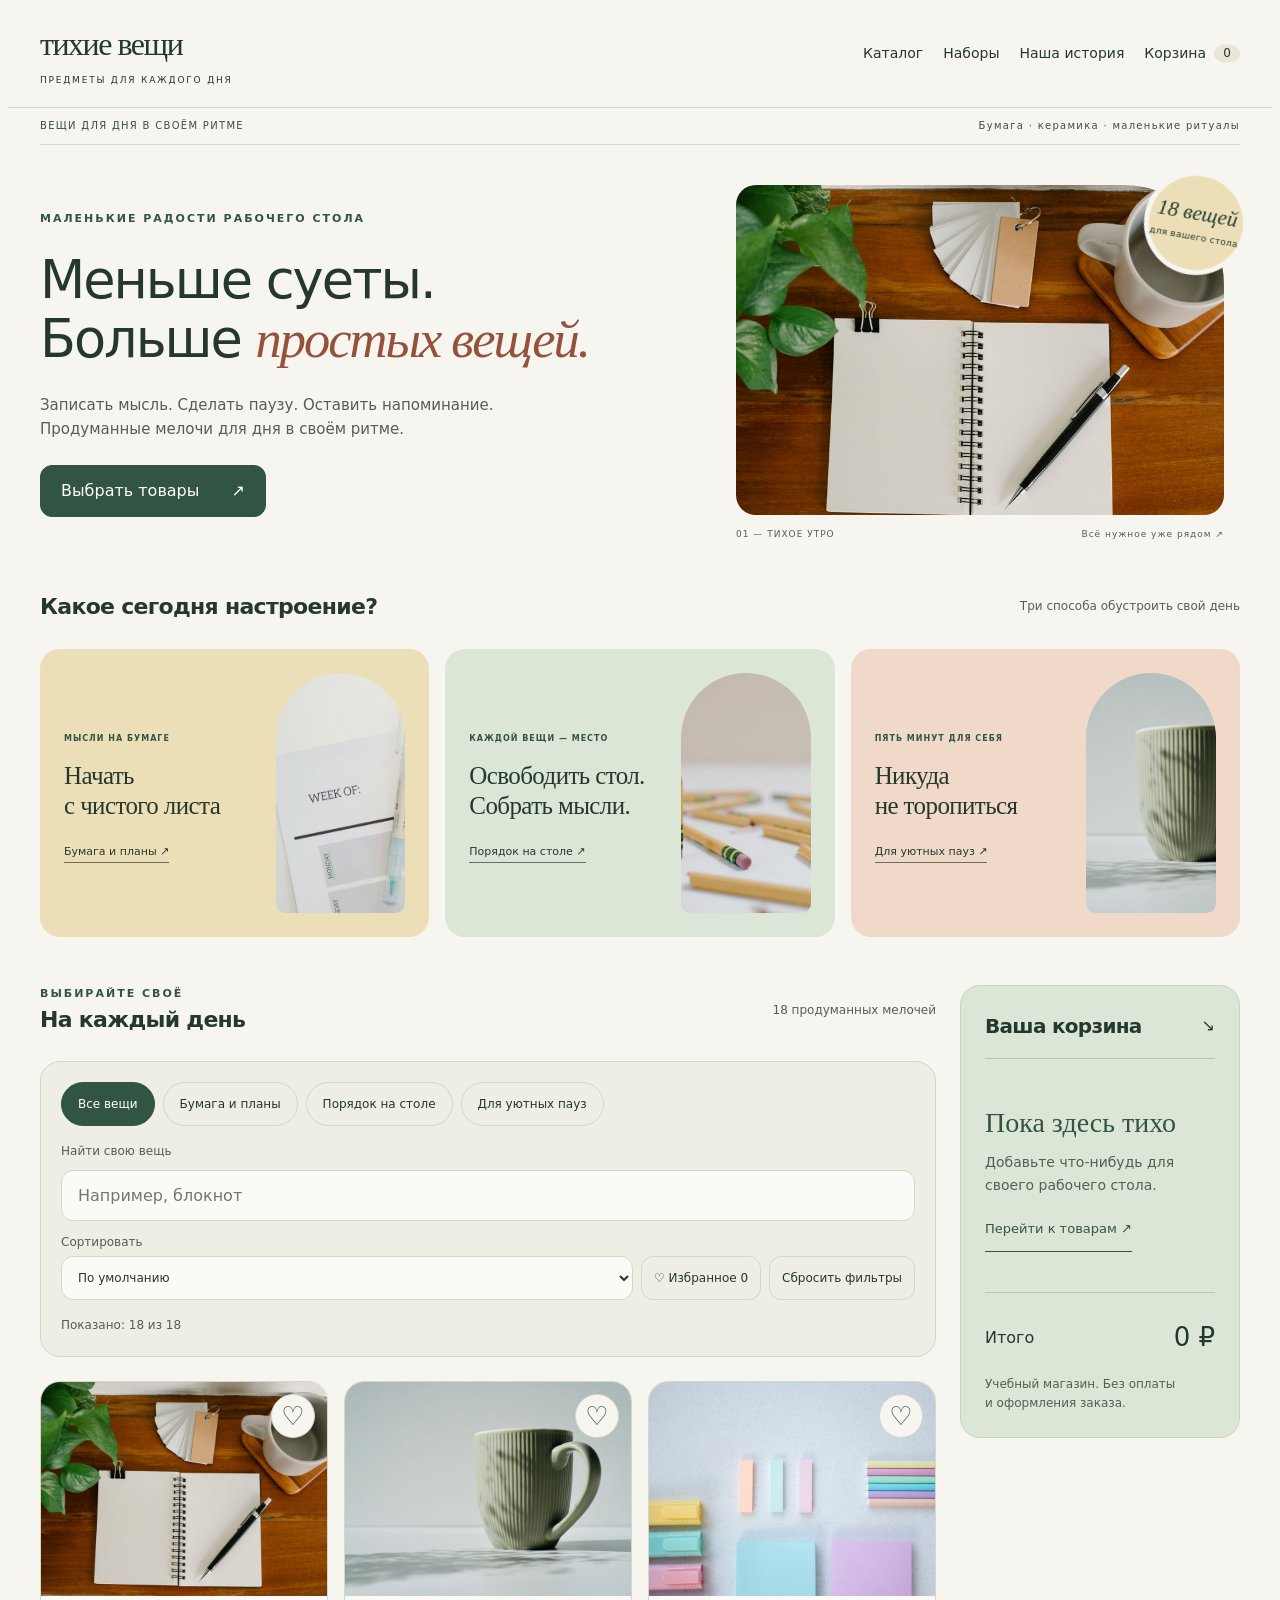
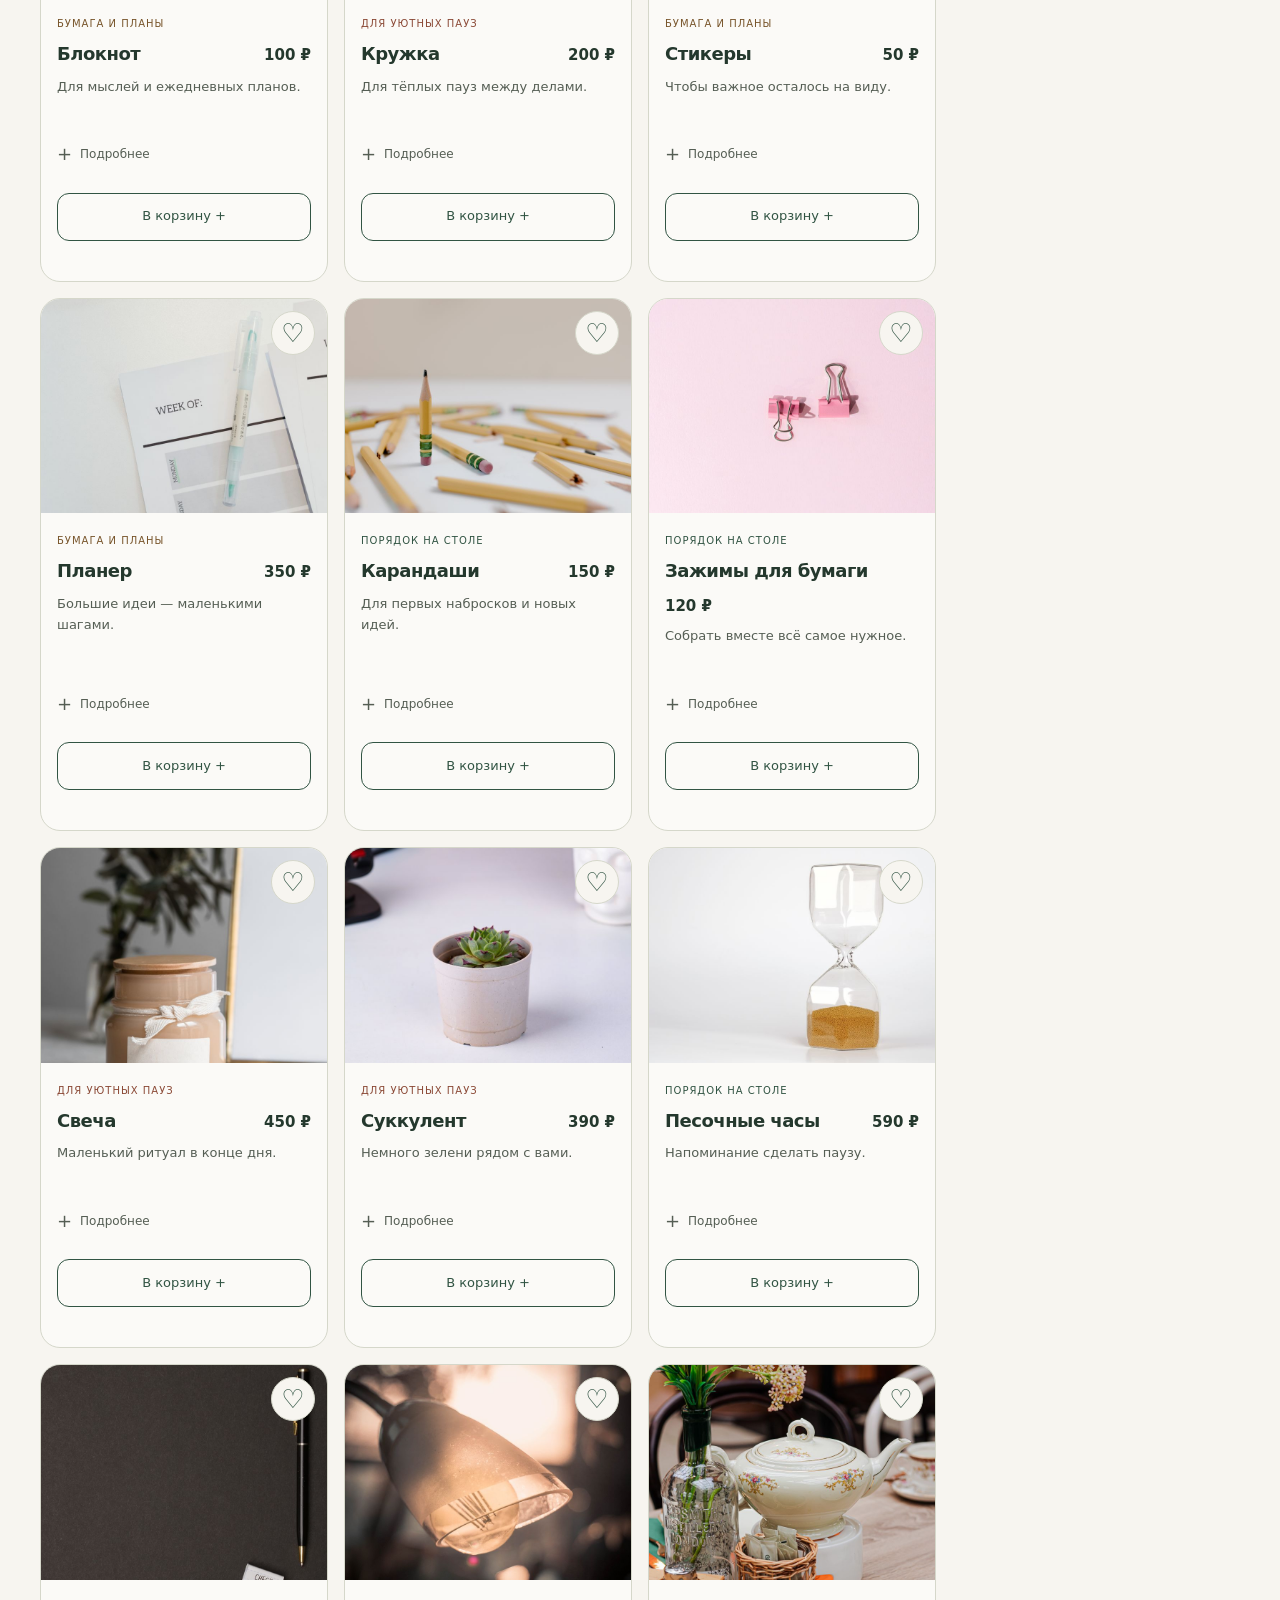
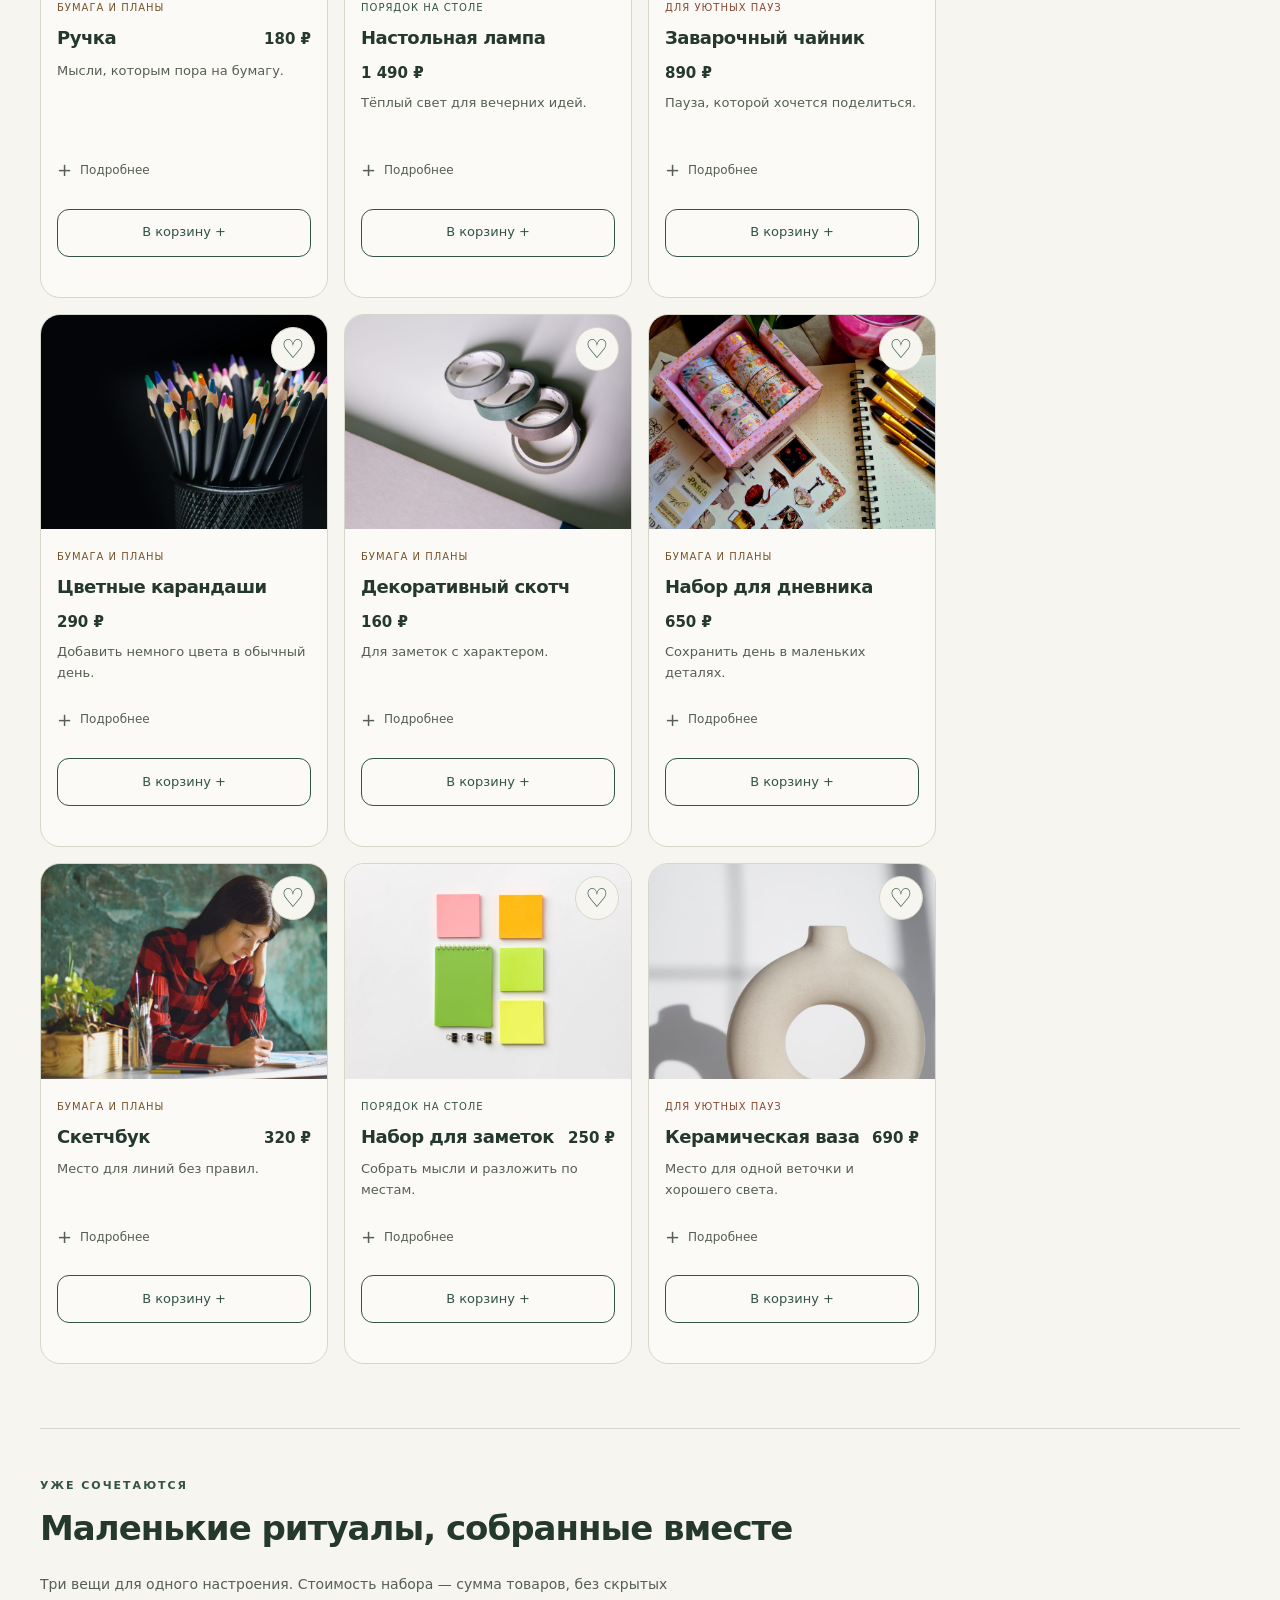
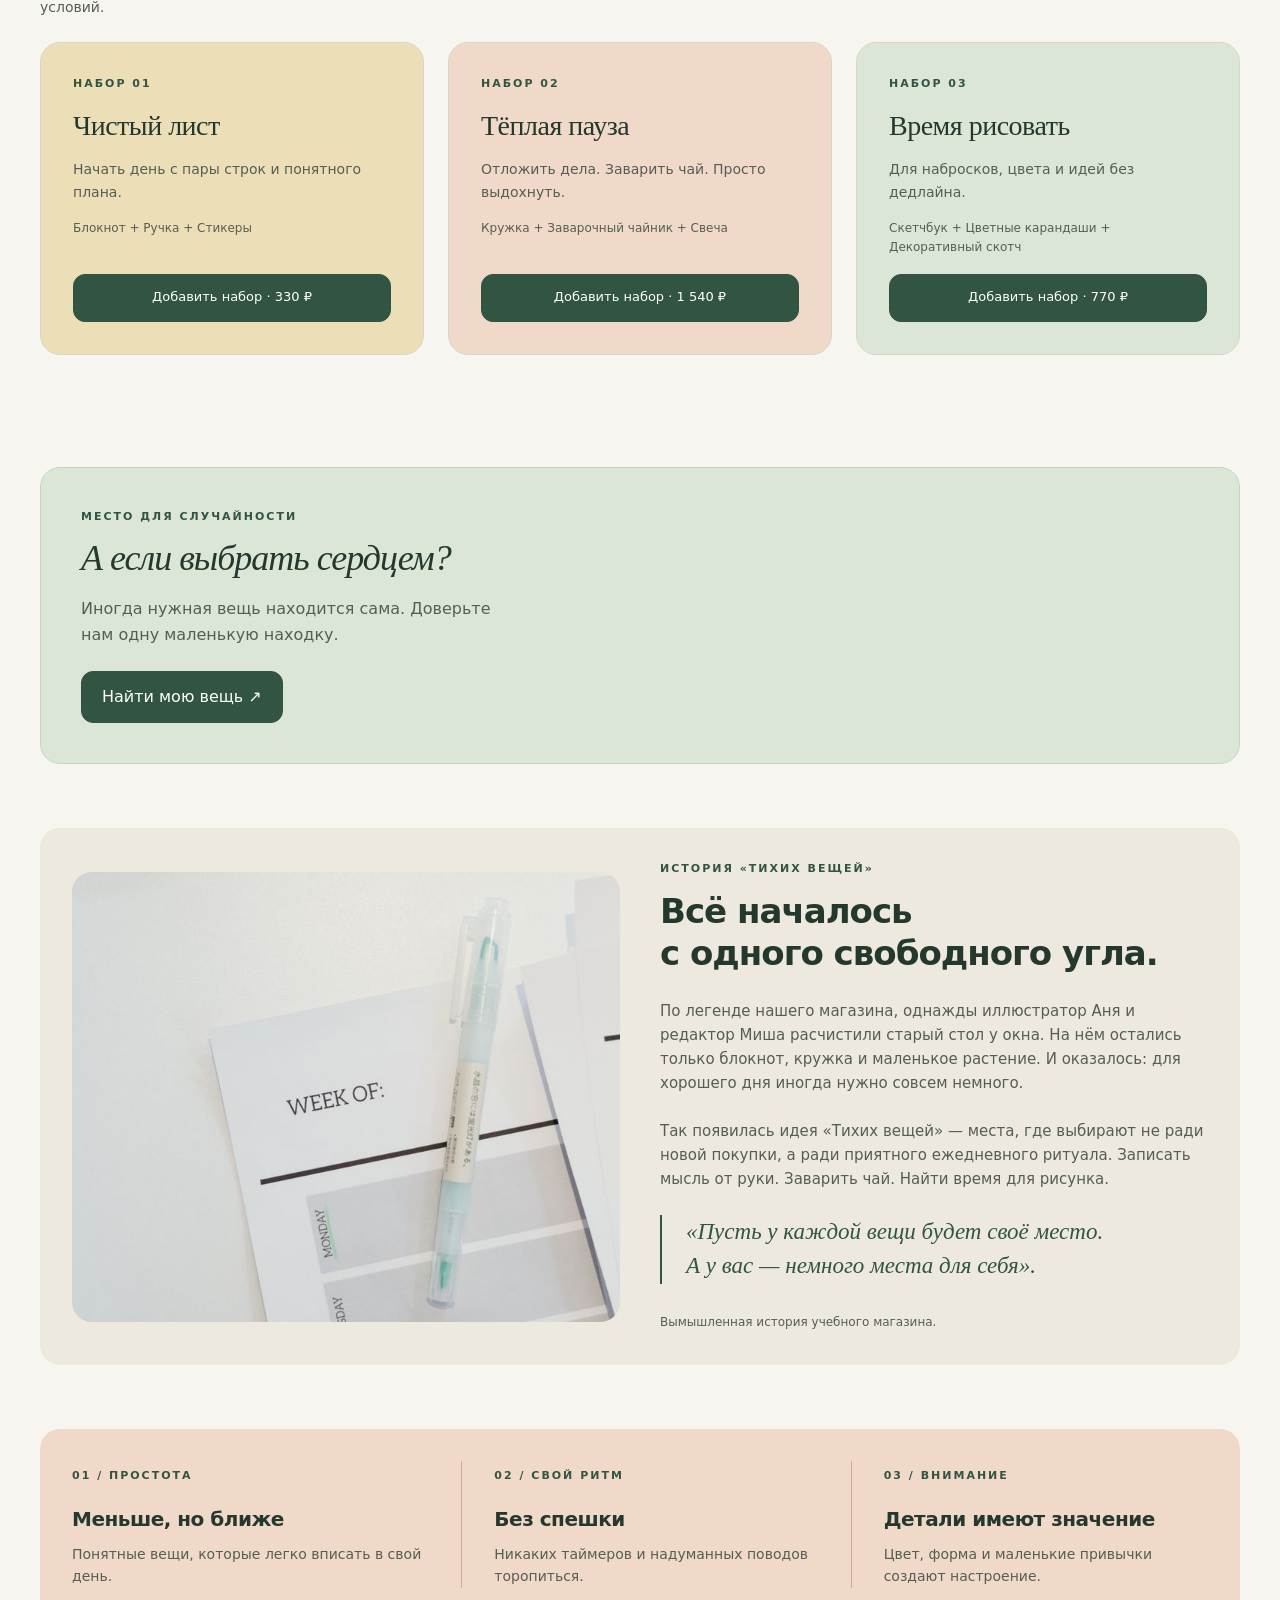
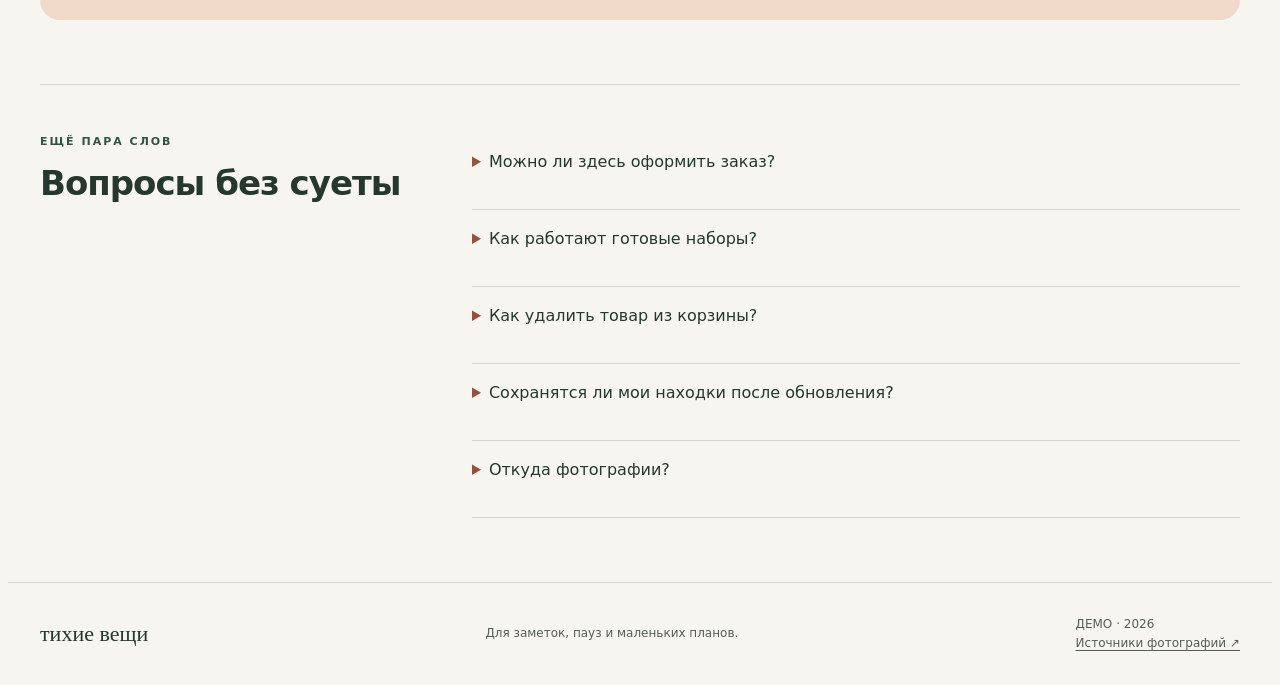
<file: site/index.html>
<!doctype html>
<html lang="ru"><head><meta charset="utf-8"><meta name="viewport" content="width=device-width,initial-scale=1"><meta name="description" content="Тихие вещи — маленький магазин приятных вещей для рабочего стола."><title>Тихие вещи — для ваших обычных дней</title><link rel="stylesheet" href="styles.css?v=5"><script src="app.js?v=5" defer></script></head>
<body><a class="skip" href="#main">К основному содержимому</a><header class="header wrap"><a class="brand" href="#">тихие вещи<span>ПРЕДМЕТЫ ДЛЯ КАЖДОГО ДНЯ</span></a><nav aria-label="Основная навигация"><a href="#catalog">Каталог</a><a href="#sets">Наборы</a><a href="#story">Наша история</a><a href="#cart">Корзина <span class="badge" id="cart-count">0</span></a></nav></header>
<div class="shop-note"><span>ВЕЩИ ДЛЯ ДНЯ В СВОЁМ РИТМЕ</span><span>Бумага · керамика · маленькие ритуалы</span></div><main id="main" class="wrap"><section class="intro" aria-labelledby="title"><div><p class="eyebrow">МАЛЕНЬКИЕ РАДОСТИ РАБОЧЕГО СТОЛА</p><h1 id="title">Меньше суеты.<br>Больше <em>простых вещей.</em></h1><p class="lead">Записать мысль. Сделать паузу. Оставить напоминание.<br> Продуманные мелочи для дня в своём ритме.</p><a class="button primary" href="#catalog">Выбрать товары <span aria-hidden="true">↗</span></a></div><div class="hero-visual"><div class="hero-stamp"><strong>18 вещей</strong><span>для вашего стола</span></div><div class="intro-note photo-note"><img src="assets/notebook.jpg" alt="Уютный рабочий стол с блокнотом, кружкой и растением" width="640" height="480"><p>Ничего лишнего.<br>Только то, что рядом.</p><span class="small">КОЛЛЕКЦИЯ № 01 / РАБОЧИЙ СТОЛ</span></div><div class="hero-caption"><span>01 — ТИХОЕ УТРО</span><span>Всё нужное уже рядом ↗</span></div></div></section>
<section class="collections" aria-labelledby="collections-title"><div class="section-heading"><h2 id="collections-title">Какое сегодня настроение?</h2><span class="small">Три способа обустроить свой день</span></div><div class="collection-grid"><a href="#catalog" data-collection="Бумага и планы" class="collection paper"><div><span class="eyebrow">МЫСЛИ НА БУМАГЕ</span><h3>Начать<br>с чистого листа</h3><span class="collection-link">Бумага и планы ↗</span></div><img src="assets/planner.jpg" width="240" height="240" alt="Планер и ручка" loading="lazy"></a><a href="#catalog" data-collection="Порядок на столе" class="collection sage"><div><span class="eyebrow">КАЖДОЙ ВЕЩИ — МЕСТО</span><h3>Освободить стол.<br>Собрать мысли.</h3><span class="collection-link">Порядок на столе ↗</span></div><img src="assets/pencils.jpg" width="240" height="240" alt="Деревянные карандаши" loading="lazy"></a><a href="#catalog" data-collection="Для уютных пауз" class="collection clay"><div><span class="eyebrow">ПЯТЬ МИНУТ ДЛЯ СЕБЯ</span><h3>Никуда<br>не торопиться</h3><span class="collection-link">Для уютных пауз ↗</span></div><img src="assets/mug.jpg" width="240" height="240" alt="Керамическая кружка" loading="lazy"></a></div></section><div class="shop-layout"><section id="catalog" aria-labelledby="catalog-title"><div class="section-heading"><div><p class="eyebrow">ВЫБИРАЙТЕ СВОЁ</p><h2 id="catalog-title">На каждый день</h2></div><span class="muted">18 продуманных мелочей</span></div><noscript><p class="notice">Для работы корзины включите JavaScript. Блокнот — 100 ₽, кружка — 200 ₽, стикеры — 50 ₽.</p></noscript><div class="catalog-tools"><div class="filters" role="group" aria-label="Категории товаров"><button type="button" data-category-filter="Все вещи" aria-pressed="true">Все вещи</button><button type="button" data-category-filter="Бумага и планы" aria-pressed="false">Бумага и планы</button><button type="button" data-category-filter="Порядок на столе" aria-pressed="false">Порядок на столе</button><button type="button" data-category-filter="Для уютных пауз" aria-pressed="false">Для уютных пауз</button></div><label class="search-label" for="catalog-search">Найти свою вещь<input id="catalog-search" type="search" placeholder="Например, блокнот" autocomplete="off"></label><div class="browse-options"><label for="catalog-sort">Сортировать<select id="catalog-sort"><option value="default">По умолчанию</option><option value="cheap">Сначала дешевле</option><option value="expensive">Сначала дороже</option><option value="name">По названию</option></select></label><button type="button" class="utility-button" id="favorites-only" aria-pressed="false">♡ Избранное <span id="favorite-count">0</span></button><button type="button" class="utility-button" id="reset-filters">Сбросить фильтры</button></div><p id="result-count" class="small" aria-live="polite"></p></div><div id="products" class="products"></div><p id="no-results" class="notice" hidden>Ничего не нашлось. Попробуйте другое название, категорию или сбросьте фильтры. Избранное можно добавить сердечком на фото.</p></section>
<aside id="cart" class="cart" aria-labelledby="cart-title" tabindex="-1"><div class="section-heading"><h2 id="cart-title">Ваша корзина</h2><span aria-hidden="true">↘</span></div><div id="cart-items"></div><div id="undo-panel" class="undo" hidden><p id="undo-message"></p><button id="undo" type="button">Отменить удаление</button></div><div class="total"><span>Итого</span><strong id="cart-total">0 ₽</strong></div><p class="small demo">Учебный магазин. Без оплаты<br>и оформления заказа.</p></aside></div>
<section id="sets" class="content-section" aria-labelledby="sets-title"><div class="section-heading"><div><p class="eyebrow">УЖЕ СОЧЕТАЮТСЯ</p><h2 id="sets-title">Маленькие ритуалы, собранные вместе</h2></div></div><p class="section-lead">Три вещи для одного настроения. Стоимость набора — сумма товаров, без скрытых условий.</p><div id="bundles-list" class="bundles-grid"></div><p id="bundle-status" class="inline-status"></p></section>
<section class="discovery content-section" aria-labelledby="discovery-title"><div><p class="eyebrow">МЕСТО ДЛЯ СЛУЧАЙНОСТИ</p><h2 id="discovery-title">А если выбрать сердцем?</h2><p>Иногда нужная вещь находится сама. Доверьте нам одну маленькую находку.</p><button type="button" class="button primary" id="pick-product">Найти мою вещь ↗</button></div><div id="random-result" class="random-result" hidden></div></section>
<section id="story" class="story content-section" aria-labelledby="story-title"><img src="assets/planner.jpg" width="800" height="600" loading="lazy" alt="Открытый планер — место, с которого начинается история"><div><p class="eyebrow">ИСТОРИЯ «ТИХИХ ВЕЩЕЙ»</p><h2 id="story-title">Всё началось<br>с одного свободного угла.</h2><p>По легенде нашего магазина, однажды иллюстратор Аня и редактор Миша расчистили старый стол у окна. На нём остались только блокнот, кружка и маленькое растение. И оказалось: для хорошего дня иногда нужно совсем немного.</p><p>Так появилась идея «Тихих вещей» — места, где выбирают не ради новой покупки, а ради приятного ежедневного ритуала. Записать мысль от руки. Заварить чай. Найти время для рисунка.</p><p class="story-quote">«Пусть у каждой вещи будет своё место.<br>А у вас — немного места для себя».</p><span class="small">Вымышленная история учебного магазина.</span></div></section>
<section class="values content-section" aria-label="Наш подход"><article><span class="eyebrow">01 / ПРОСТОТА</span><h3>Меньше, но ближе</h3><p>Понятные вещи, которые легко вписать в свой день.</p></article><article><span class="eyebrow">02 / СВОЙ РИТМ</span><h3>Без спешки</h3><p>Никаких таймеров и надуманных поводов торопиться.</p></article><article><span class="eyebrow">03 / ВНИМАНИЕ</span><h3>Детали имеют значение</h3><p>Цвет, форма и маленькие привычки создают настроение.</p></article></section>
<section id="faq" class="faq content-section" aria-labelledby="faq-title"><div><p class="eyebrow">ЕЩЁ ПАРА СЛОВ</p><h2 id="faq-title">Вопросы без суеты</h2></div><div><details><summary>Можно ли здесь оформить заказ?</summary><p>Это учебный магазин: товары можно выбирать и складывать в корзину, но оплаты, доставки и отправки заказа здесь нет. Ассортимент и цены демонстрационные.</p></details><details><summary>Как работают готовые наборы?</summary><p>Кнопка добавляет по одному экземпляру каждого из трёх товаров. Их можно менять и удалять отдельно. Повторное нажатие добавит ещё один набор.</p></details><details><summary>Как удалить товар из корзины?</summary><p>Нажимайте «−», пока количество не станет нулевым, или воспользуйтесь кнопкой «Удалить». Последнее удаление можно отменить.</p></details><details><summary>Сохранятся ли мои находки после обновления?</summary><p>Корзина и избранное работают в текущей вкладке и очищаются при перезагрузке страницы.</p></details><details><summary>Откуда фотографии?</summary><p>Мы используем локально сохранённые фотографии Pexels. Ссылки на оригиналы есть в разделе «Источники фотографий» внизу страницы. Снимки иллюстрируют вымышленный ассортимент.</p></details></div></section>
<p id="feedback" class="feedback">Выберите вещь, которая сделает ваш день приятнее.</p><a class="mobile-cart" href="#cart"><span>Корзина · <span id="mobile-cart-count">0</span></span><strong id="mobile-cart-total">0 ₽</strong><span aria-hidden="true">↗</span></a><p id="announcement" class="sr-only" role="status" aria-live="polite" aria-atomic="true"></p></main>
<footer class="wrap footer"><span>тихие вещи</span><p>Для заметок, пауз и маленьких планов.</p><span class="small">ДЕМО · 2026<br><a href="assets/photo-credits.html">Источники фотографий ↗</a></span></footer></body></html>
</file>
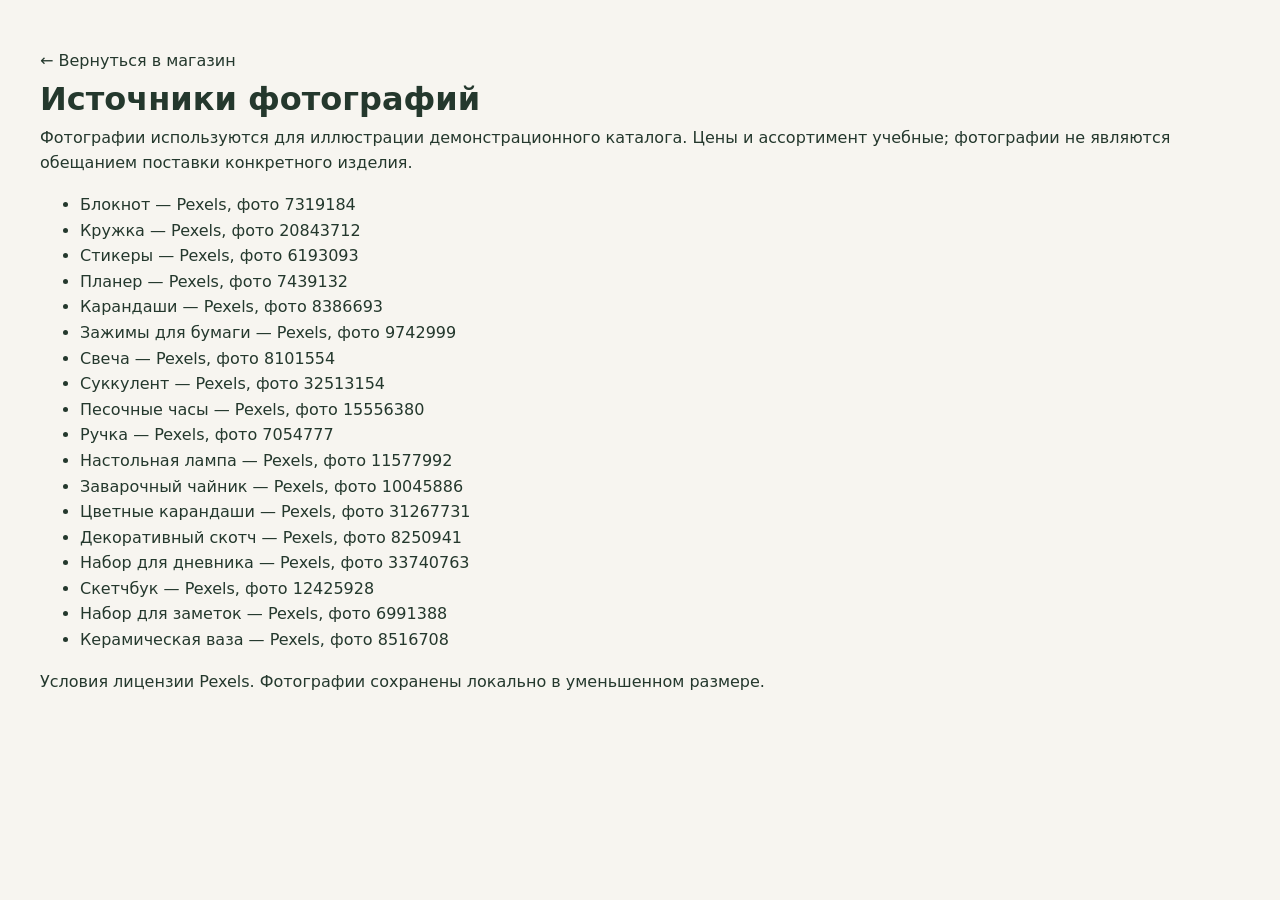
<file: site/assets/photo-credits.html>
<!doctype html><html lang="ru"><meta charset="utf-8"><meta name="viewport" content="width=device-width,initial-scale=1"><title>Источники фотографий — Тихие вещи</title><link rel="stylesheet" href="../styles.css"><main class="wrap" style="padding-block:48px"><a href="../index.html">← Вернуться в магазин</a><h1>Источники фотографий</h1><p>Фотографии используются для иллюстрации демонстрационного каталога. Цены и ассортимент учебные; фотографии не являются обещанием поставки конкретного изделия.</p><ul><li>Блокнот — <a href="https://www.pexels.com/photo/7319184/">Pexels, фото 7319184</a></li><li>Кружка — <a href="https://www.pexels.com/photo/20843712/">Pexels, фото 20843712</a></li><li>Стикеры — <a href="https://www.pexels.com/photo/6193093/">Pexels, фото 6193093</a></li><li>Планер — <a href="https://www.pexels.com/photo/7439132/">Pexels, фото 7439132</a></li><li>Карандаши — <a href="https://www.pexels.com/photo/8386693/">Pexels, фото 8386693</a></li><li>Зажимы для бумаги — <a href="https://www.pexels.com/photo/9742999/">Pexels, фото 9742999</a></li><li>Свеча — <a href="https://www.pexels.com/photo/8101554/">Pexels, фото 8101554</a></li><li>Суккулент — <a href="https://www.pexels.com/photo/32513154/">Pexels, фото 32513154</a></li><li>Песочные часы — <a href="https://www.pexels.com/photo/15556380/">Pexels, фото 15556380</a></li><li>Ручка — <a href="https://www.pexels.com/photo/7054777/">Pexels, фото 7054777</a></li><li>Настольная лампа — <a href="https://www.pexels.com/photo/11577992/">Pexels, фото 11577992</a></li><li>Заварочный чайник — <a href="https://www.pexels.com/photo/10045886/">Pexels, фото 10045886</a></li><li>Цветные карандаши — <a href="https://www.pexels.com/photo/31267731/">Pexels, фото 31267731</a></li><li>Декоративный скотч — <a href="https://www.pexels.com/photo/8250941/">Pexels, фото 8250941</a></li><li>Набор для дневника — <a href="https://www.pexels.com/photo/33740763/">Pexels, фото 33740763</a></li><li>Скетчбук — <a href="https://www.pexels.com/photo/12425928/">Pexels, фото 12425928</a></li><li>Набор для заметок — <a href="https://www.pexels.com/photo/6991388/">Pexels, фото 6991388</a></li><li>Керамическая ваза — <a href="https://www.pexels.com/photo/8516708/">Pexels, фото 8516708</a></li></ul><p><a href="https://www.pexels.com/license/">Условия лицензии Pexels</a>. Фотографии сохранены локально в уменьшенном размере.</p></main></html>
</file>
<file: site/styles.css>
/* Основа */
:root{--bg:#F7F5F0;--ink:#252923;--green:#315443;--sand:#EAE4D9;--line:#D8D5CC;--muted:#555e54;--s1:4px;--s2:8px;--s3:12px;--s4:16px;--s6:24px;--s8:32px;--s12:48px;--s16:64px;--button-radius:12px;--card-radius:20px;--duration:180ms}*{box-sizing:border-box}html{scroll-behavior:smooth;scroll-padding-top:24px}body{margin:0;background:var(--bg);color:var(--ink);font:16px/1.6 system-ui,-apple-system,BlinkMacSystemFont,"Segoe UI",sans-serif}a{color:inherit;text-decoration:none}button{font:inherit;cursor:pointer}button,a{ -webkit-tap-highlight-color:transparent}button:focus-visible,a:focus-visible,summary:focus-visible,[tabindex]:focus-visible{outline:3px solid var(--green);outline-offset:4px}h1,h2,h3,p{margin:0}h2{font-size:22px;letter-spacing:-.7px}h3{font-size:20px;letter-spacing:-.5px}.wrap{max-width:1264px;padding-inline:32px;margin:auto}.muted,.small{color:var(--muted)}.small{font-size:12px;line-height:1.6}.eyebrow{font-size:11px;font-weight:650;letter-spacing:2px;color:var(--green)}.sr-only,.skip:not(:focus){position:absolute;width:1px;height:1px;padding:0;overflow:hidden;clip-path:inset(50%);white-space:nowrap}.skip:focus{position:fixed;z-index:10;padding:16px;background:white}.header{display:flex;justify-content:space-between;align-items:center;min-height:108px;border-bottom:1px solid var(--line)}.brand{font-family:Georgia,serif;font-size:32px;letter-spacing:-1.5px}.brand span{display:block;font:9px/1.5 system-ui;letter-spacing:1.8px;margin-top:4px}.header nav{display:flex;gap:32px;align-items:center;font-size:14px}.header nav a{min-height:44px;display:flex;align-items:center;gap:8px}.badge{background:var(--sand);border-radius:50%;min-width:26px;text-align:center;font-size:12px}.intro{display:flex;justify-content:space-between;align-items:center;padding-block:64px;gap:32px}.intro h1{font-size:clamp(34px,4vw,52px);line-height:1.13;letter-spacing:-2px;font-weight:500;margin-top:24px}.lead{color:var(--muted);margin:24px 0;font-size:15px}.button,button.add{display:inline-flex;justify-content:center;align-items:center;gap:32px;min-height:48px;border-radius:var(--button-radius);padding:12px 20px;border:1px solid var(--green)}.primary{background:var(--green);color:white}.intro-note{align-self:stretch;width:260px;background:var(--sand);border-radius:160px 160px 20px 20px;text-align:center;display:flex;flex-direction:column;justify-content:center;gap:24px;padding:32px}.note-mark{font:italic 76px/1 Georgia,serif;color:var(--green)}.intro-note p{font:italic 21px/1.5 Georgia,serif}.intro-note .small{font-size:9px;letter-spacing:1px}
/* Сетка и карточки */
.shop-layout{display:grid;grid-template-columns:minmax(0,1fr) 280px;gap:24px;align-items:start}.section-heading{display:flex;justify-content:space-between;align-items:center;gap:12px;margin-bottom:24px}.section-heading .muted{font-size:12px}.products{display:grid;grid-template-columns:repeat(3,minmax(0,1fr));gap:16px}.product{min-width:0;border:1px solid var(--line);border-radius:var(--card-radius);overflow:hidden;background:#fbfaf7}.product-image{position:relative;background:var(--sand);aspect-ratio:4/3;display:grid;place-items:center}.product-image img{display:block;width:100%;height:100%;object-fit:contain}.image-fallback{color:var(--green);font:italic 24px Georgia}.product-body{padding:20px 16px 16px}.product-top{display:flex;justify-content:space-between;gap:8px;flex-wrap:wrap;align-items:center}.price{font-size:16px;white-space:nowrap}.description{color:var(--muted);font-size:13px;min-height:44px;margin:8px 0 12px}.product details{font-size:12px;color:var(--muted);margin-bottom:16px}.product summary{cursor:pointer;min-height:44px;display:flex;align-items:center;gap:8px}.product summary::before{content:'+';font-size:18px}.product details[open] summary::before{content:'−'}.product details p{padding-bottom:12px}button.add{width:100%;background:transparent;color:var(--green);gap:8px;padding-inline:8px;font-size:13px}.product-status{font-size:12px;color:var(--green);min-height:24px;padding-top:8px}
/* Корзина */
.cart{border:1px solid var(--line);border-radius:var(--card-radius);padding:24px;background:#eeece4;min-width:0}.cart h2{font-size:20px}.empty{padding:24px 0 32px}.empty p{font-size:14px;color:var(--muted);margin:12px 0}.empty a{display:inline-flex;align-items:center;min-height:44px;font-size:13px;border-bottom:1px solid var(--green);color:var(--green)}.empty-symbol{font:32px Georgia,serif;color:var(--green)}.cart-row{border-top:1px solid var(--line);padding:16px 0;animation:appear var(--duration) ease-out}.cart-row h3{font-size:16px;overflow-wrap:anywhere}.row-head,.row-bottom{display:flex;justify-content:space-between;gap:8px;align-items:center}.unit-price{font-size:12px;color:var(--muted);margin:4px 0 12px}.quantity{display:flex;align-items:center;border:1px solid var(--line);border-radius:12px}.quantity button{border:0;background:transparent;width:44px;height:44px;font-size:20px;color:var(--ink)}.quantity span{min-width:24px;text-align:center;font-size:14px}.remove,.undo button{background:none;border:0;text-decoration:underline;color:var(--muted);font-size:12px;min-height:44px;padding:0}.total{display:flex;justify-content:space-between;align-items:center;border-top:1px solid var(--line);padding-top:24px;margin-top:8px}.total strong{font-size:26px;font-weight:500}.demo{margin-top:16px}.undo{border-top:1px solid var(--line);padding-top:12px;font-size:12px}.undo button{color:var(--green)}.footer{display:flex;justify-content:space-between;align-items:center;gap:24px;margin-top:64px;padding-block:32px;border-top:1px solid var(--line)}.footer>span:first-child{font:22px Georgia}.footer p{font-size:12px;color:var(--muted)}
/* Состояния */
button,a.button{transition:background var(--duration),box-shadow var(--duration),transform var(--duration)}button:hover:not(:disabled),.button:hover{box-shadow:0 3px 12px #25292315;background:var(--sand)}.primary:hover{background:#254333;color:white}button:active:not(:disabled),.button:active{transform:scale(.98)}button:disabled{opacity:.35;cursor:default}.notice{padding:24px;border:1px solid var(--line)}[hidden]{display:none!important}@keyframes appear{from{opacity:0;transform:translateY(4px)}to{opacity:1;transform:none}}
/* Адаптация */
@media(min-width:1100px) and (min-height:800px){.cart.fits{position:sticky;top:24px}}@media(max-width:1099px){.products{grid-template-columns:repeat(2,minmax(0,1fr))}.shop-layout{grid-template-columns:minmax(0,1fr) 280px}}@media(max-width:760px){.wrap{padding-inline:20px}.header{min-height:92px}.brand{font-size:27px}.brand span{font-size:7px}.header nav{gap:16px;font-size:12px}.intro{padding-block:40px}.intro-note{display:none}.intro h1{letter-spacing:-1.2px}.lead br{display:none}.shop-layout{grid-template-columns:1fr;gap:32px}.products{grid-template-columns:repeat(2,minmax(0,1fr))}.cart{padding:24px}.footer{flex-wrap:wrap;margin-top:40px}.footer p{order:3;width:100%}}@media(max-width:480px){.products{grid-template-columns:1fr}.product-body{padding:24px}.description{min-height:0}.intro h1{font-size:36px}.eyebrow{font-size:9px;letter-spacing:1.5px}.section-heading h2{font-size:21px}.footer{gap:12px}}@media(prefers-reduced-motion:reduce){html{scroll-behavior:auto}*,*::before,*::after{animation:none!important;transition:none!important}}

/* Расширенный каталог */
.product-image img{object-fit:cover;transition:transform 400ms ease}.product:hover .product-image img{transform:scale(1.035)}.product-image{overflow:hidden}.product-category{font-size:10px;text-transform:uppercase;letter-spacing:1px;color:var(--muted);margin-bottom:8px}.catalog-tools{margin-bottom:24px}.filters{display:flex;flex-wrap:wrap;gap:8px;margin-bottom:20px}.filters button{border:1px solid var(--line);background:transparent;border-radius:24px;padding:8px 16px;min-height:44px;font-size:12px;color:var(--ink)}.filters button[aria-pressed="true"]{background:var(--green);border-color:var(--green);color:#fff}.search-label{font-size:12px;color:var(--muted);display:block;max-width:360px}.search-label input{display:block;width:100%;margin:8px 0 12px;border:1px solid var(--line);background:#fbfaf7;border-radius:12px;padding:12px 16px;font:inherit;font-size:16px;color:var(--ink);min-height:48px}.search-label input:focus-visible{outline:3px solid var(--green);outline-offset:3px}.photo-note{padding:0;overflow:hidden;border-radius:160px 160px 20px 20px;position:relative;min-height:310px;width:300px}.photo-note img{width:100%;height:100%;object-fit:cover;position:absolute;inset:0}.photo-note p,.photo-note .small{display:none}.footer a{text-decoration:underline;text-underline-offset:3px}.product-body{display:flex;flex-direction:column;flex:1}.product{display:flex;flex-direction:column}.product-image{flex-shrink:0}.product details{margin-top:auto}.product-top{align-items:baseline}.product-top h3{font-size:18px}.product-top .price{font-size:15px}@media(prefers-reduced-motion:reduce){.product:hover .product-image img{transform:none}}@media(max-width:760px){.photo-note{display:none}}

/* Выбор, наборы и история */
.header nav{gap:20px;flex-wrap:wrap}.browse-options{display:flex;flex-wrap:wrap;align-items:end;gap:12px;margin-bottom:16px}.browse-options label{font-size:12px;color:var(--muted)}select{display:block;max-width:100%;min-height:44px;border:1px solid var(--line);border-radius:12px;background:#fbfaf7;padding:8px 12px;color:var(--ink);font:inherit;margin-top:4px}select:focus-visible{outline:3px solid var(--green);outline-offset:3px}.utility-button{border:1px solid var(--line);border-radius:12px;min-height:44px;padding:8px 12px;background:transparent;color:var(--ink);font-size:12px}.utility-button[aria-pressed=true]{background:var(--green);color:white}.favorite{position:absolute;right:12px;top:12px;display:grid;place-items:center;width:44px;height:44px;border:1px solid var(--line);border-radius:50%;background:var(--bg);color:var(--green);font-size:26px;line-height:1;z-index:1}.favorite[aria-pressed=true]{background:var(--green);color:white}.content-section{margin-top:64px;padding-top:48px;border-top:1px solid var(--line)}.content-section h2{font-size:clamp(24px,3vw,34px);line-height:1.25;letter-spacing:-1px;margin-top:12px}.section-lead{color:var(--muted);font-size:14px;max-width:650px;margin-bottom:24px}.bundles-grid{display:grid;grid-template-columns:repeat(3,minmax(0,1fr));gap:24px}.bundle-card{padding:32px;border:1px solid var(--line);border-radius:20px;display:flex;flex-direction:column;gap:16px;background:#efede5}.bundle-card h3{font:28px/1.2 Georgia,serif}.bundle-card>p{color:var(--muted);font-size:14px}.bundle-card .button{margin-top:auto;gap:8px;font-size:13px}.bundle-card .small{font-size:12px}.inline-status{min-height:32px;color:var(--green);font-size:14px;margin-top:16px}.discovery{border:0;border-radius:20px;background:var(--sand);padding:40px;display:grid;grid-template-columns:1fr 1fr;gap:32px;align-items:center}.discovery>div>p:not(.eyebrow){max-width:440px;color:var(--muted);margin:16px 0 24px}.random-result{display:flex;gap:20px;align-items:center}.random-result img{width:42%;height:auto;aspect-ratio:4/3;object-fit:cover;border-radius:12px}.random-result h3{margin:8px 0}.random-result p{font-size:13px;color:var(--muted);margin-bottom:12px}.random-result .button{font-size:12px;padding:8px 12px}.story{display:grid;grid-template-columns:1fr 1fr;gap:64px;align-items:center}.story>img{width:100%;height:100%;max-height:510px;object-fit:cover;border-radius:20px}.story>div>p:not(.eyebrow){margin-top:24px;font-size:15px;color:var(--muted)}.story .story-quote{font:italic 23px/1.5 Georgia,serif!important;color:var(--green)!important;padding-left:24px;border-left:2px solid var(--green);margin-bottom:24px}.values{display:grid;grid-template-columns:repeat(3,minmax(0,1fr));gap:32px}.values h3{margin:16px 0 8px}.values p{font-size:14px;color:var(--muted)}.faq{display:grid;grid-template-columns:1fr 2fr;gap:48px}.faq details{border-bottom:1px solid var(--line);padding:16px 0}.faq summary{cursor:pointer;min-height:44px;font-weight:500;padding-right:16px}.faq details p{color:var(--muted);font-size:14px;padding:8px 0 16px}.product-image:focus-within{overflow:visible}.product-image:focus-within img{border-radius:20px 20px 0 0}
@media(max-width:1000px){.bundles-grid{gap:16px}.bundle-card{padding:24px}.story{gap:32px}.discovery{grid-template-columns:1fr}.header{gap:24px}.header nav{gap:16px}}@media(max-width:760px){.header{flex-wrap:wrap;padding-block:20px;gap:12px}.header nav{width:100%;justify-content:space-between;gap:8px}.header nav a{font-size:12px}.bundles-grid,.story,.faq{grid-template-columns:1fr}.story>img{max-height:280px}.values{grid-template-columns:1fr;gap:24px}.content-section{margin-top:40px;padding-top:32px}.discovery{padding:24px}.random-result{flex-wrap:wrap}.random-result img{width:100%;max-width:280px}.faq{gap:16px}.bundle-card .button{align-self:start}.favorite{right:12px}.browse-options{align-items:stretch}.story .story-quote{font-size:21px!important}}

/* Цвет и редакционные акценты */
:root{--sage:#dce6d7;--peach:#f0d9c9;--ochre:#ecdfb8;--clay:#96513b;--ink:#24382d;--line:#d5d7ca}.shop-note{display:flex;justify-content:space-between;gap:16px;max-width:1200px;margin:0 auto;padding:10px 0;font-size:10px;letter-spacing:1.3px;color:#39503f;border-bottom:1px solid var(--line)}.intro{padding-block:40px 48px;gap:48px}.intro>div:first-child{flex:1;min-width:0}.intro h1{font-size:clamp(38px,4.1vw,56px);line-height:1.12;font-weight:500;letter-spacing:-2px}.intro h1 em{font-family:Georgia,serif;color:var(--clay);font-weight:400}.intro .lead{font-size:15px;max-width:460px}.hero-visual{width:42%;position:relative;padding-right:16px}.hero-visual .photo-note{width:100%;height:330px;min-height:0;border-radius:20px 100px 20px 20px}.hero-stamp{position:absolute;z-index:2;right:-8px;top:-14px;width:104px;height:104px;border-radius:50%;background:var(--ochre);display:flex;flex-direction:column;align-items:center;justify-content:center;font:italic 24px/1.2 Georgia,serif;transform:rotate(10deg);border:5px solid var(--bg)}.hero-stamp span{font:9px/1.6 system-ui;letter-spacing:.3px}.hero-caption{display:flex;justify-content:space-between;gap:8px;margin-top:12px;font-size:9px;letter-spacing:1px;color:var(--muted)}.collections{margin-bottom:48px}.collections>.section-heading h2{font-size:22px}.collection-grid{display:grid;grid-template-columns:repeat(3,minmax(0,1fr));gap:16px}.collection{border-radius:20px;min-height:190px;padding:24px;display:flex;align-items:center;justify-content:space-between;gap:8px;overflow:hidden;position:relative;transition:transform var(--duration)}.collection:hover{transform:translateY(-3px)}.collection.paper{background:var(--ochre)}.collection.sage{background:var(--sage)}.collection.clay{background:var(--peach)}.collection>div{position:relative;z-index:1}.collection .eyebrow{font-size:8px;letter-spacing:1px}.collection h3{font:25px/1.2 Georgia,serif;letter-spacing:-.6px;margin:12px 0 16px}.collection-link{font-size:11px;color:var(--ink);border-bottom:1px solid #65715a;padding-bottom:4px}.collection img{width:38%;aspect-ratio:3/4;object-fit:cover;border-radius:80px 80px 12px 12px}.catalog-tools{background:#eeeee5;padding:20px;border:1px solid var(--line);border-radius:20px}.filters{margin-bottom:16px}.search-label{max-width:100%}.browse-options{gap:8px}.browse-options label{flex:1;min-width:145px}.browse-options select{width:100%}.shop-layout{gap:24px}.cart{background:var(--sage);border-color:#c6d3c0}.cart .section-heading{border-bottom:1px solid #b7c9af;padding-bottom:16px}.cart .total{border-color:#b7c9af}.product{transition:box-shadow var(--duration),border-color var(--duration)}.product:hover{box-shadow:0 8px 24px #24382d0c;border-color:#a6b69c}.product[data-category="Бумага и планы"] .product-category{color:#77542a}.product[data-category="Для уютных пауз"] .product-category{color:#8a4835}.product[data-category="Порядок на столе"] .product-category{color:#315443}.product-category{min-height:16px}.product-body{padding:20px 16px 12px}.product-status{min-height:28px}.product-top h3{overflow-wrap:anywhere}.product summary{list-style:none}.product summary::-webkit-details-marker{display:none}button.primary:hover:not(:disabled),a.primary:hover{background:#254333;color:#fff}.favorite[aria-pressed=true]:hover,.filters button[aria-pressed=true]:hover,.utility-button[aria-pressed=true]:hover{background:#254333;color:#fff}.bundle-card:nth-child(1){background:var(--ochre)}.bundle-card:nth-child(2){background:var(--peach)}.bundle-card:nth-child(3){background:var(--sage)}.discovery{background:var(--sage);border:1px solid #c6d3c0;grid-template-columns:1fr 1fr;position:relative}.discovery h2{font:italic 36px/1.2 Georgia,serif}.random-result{min-width:0}.random-result>div{min-width:0}.story{background:#eee9de;padding:32px;border:0;border-radius:20px;gap:40px}.story>img{min-height:350px;max-height:450px}.values{padding:32px;background:var(--peach);border:0;border-radius:20px;gap:32px}.values article+article{border-left:1px solid #c8ad99;padding-left:32px}.faq summary::marker{color:var(--clay)}.feedback{position:fixed;z-index:5;bottom:20px;left:50%;transform:translateX(-50%);max-width:min(600px,calc(100% - 40px));background:var(--ink);color:#fff;border-radius:12px;padding:10px 20px;font-size:12px;box-shadow:0 6px 20px #0002;pointer-events:none}.feedback:empty{display:none}.feedback{display:none}.feedback.active{display:block}.mobile-cart{display:none}.footer{background:var(--bg)}.quantity span{overflow-wrap:anywhere;max-width:70px}.row-head strong{white-space:nowrap}.row-bottom{flex-wrap:wrap}.product-image .image-fallback{grid-area:1/1;width:100%;height:100%;display:grid;place-items:center;text-align:center;padding:16px}.hero-caption span{font-size:9px}.intro-note img{object-position:center}.empty-symbol{font-size:28px}
@media(max-width:1100px){.collection{padding:20px}.collection h3{font-size:21px}.hero-visual{width:40%}.shop-note{margin-inline:32px}.hero-visual .photo-note{height:300px}.intro{gap:32px}}@media(max-width:760px){.shop-note{margin-inline:20px;font-size:8px;letter-spacing:.8px}.shop-note span:last-child{display:none}.intro{display:grid;grid-template-columns:1.15fr 1fr;gap:20px;padding-block:32px}.intro h1{font-size:36px}.intro .eyebrow{font-size:8px;letter-spacing:1px}.intro .lead{font-size:13px;margin:16px 0}.hero-visual{width:100%;padding-right:0}.hero-visual .photo-note{display:block;height:260px;border-radius:16px 70px 16px 16px}.hero-stamp{width:80px;height:80px;font-size:19px;right:-8px}.hero-stamp span{font-size:7px}.hero-caption{display:none}.intro .button{gap:16px;padding:10px 16px;font-size:13px}.collection-grid{gap:12px}.collection{padding:16px;min-height:180px;align-items:start}.collection img{display:none}.collection h3{font-size:23px}.collection .eyebrow{font-size:7px}.collection-link{font-size:10px}.collections .section-heading{align-items:start;flex-direction:column;gap:4px;margin-bottom:16px}.discovery{grid-template-columns:1fr}.story{padding:24px;gap:24px}.story>img{min-height:0;height:240px}.values article+article{border-left:0;border-top:1px solid #c8ad99;padding-left:0;padding-top:24px}.mobile-cart{position:fixed;display:flex;align-items:center;gap:16px;justify-content:space-between;z-index:6;bottom:12px;left:20px;right:20px;min-height:52px;padding:12px 20px;border-radius:16px;background:var(--green);color:#fff;box-shadow:0 5px 24px #24382d30;font-size:13px}.mobile-cart strong{margin-left:auto}.footer{padding-bottom:96px}.feedback{bottom:80px;max-width:calc(100% - 40px);width:max-content}.cart{scroll-margin-bottom:80px}.catalog-tools{padding:16px}.content-section{margin-top:40px}}@media(max-width:480px){.intro{grid-template-columns:1fr;gap:24px}.intro h1{font-size:40px;max-width:340px}.intro .lead{font-size:14px}.hero-visual .photo-note{height:205px;border-radius:16px 70px 16px 16px}.hero-visual .photo-note img{object-position:center 55%}.hero-stamp{top:-12px;right:8px}.collection-grid{grid-template-columns:1fr;gap:12px}.collection{min-height:128px;align-items:center;padding:20px;gap:24px}.collection h3{font-size:24px;margin:8px 0 12px}.collection h3 br{display:none}.collection img{display:block;width:90px;height:100px;flex-shrink:0}.collection-link{font-size:11px}.collections{margin-bottom:32px}.collection .eyebrow{font-size:8px}.catalog-tools .browse-options{align-items:stretch}.browse-options label{flex-basis:100%}.browse-options .utility-button{flex:1}.section-heading .muted{font-size:10px}.hero-caption{display:none}.discovery h2{font-size:30px}}
@media(prefers-reduced-motion:reduce){.collection:hover{transform:none}}

.hero-stamp strong{font:italic 21px/1.2 Georgia,serif;white-space:nowrap}.hero-stamp span{display:block;margin-top:4px}.hero-stamp{gap:0;text-align:center}.collection h3{overflow-wrap:anywhere}@media(max-width:760px){.hero-stamp strong{font-size:16px}}

/* Характеристики открываются над кнопкой, внутри выбранной карточки. */
.product details { position: relative; }
.product details[open] > p {
  position: absolute;
  bottom: 100%;
  left: 0;
  right: 0;
  z-index: 2;
  padding: 12px 16px;
  background: #fbfaf7;
  color: var(--ink);
  border: 1px solid var(--line);
  border-radius: 12px;
  box-shadow: 0 4px 16px #24382d18;
}
</file>
